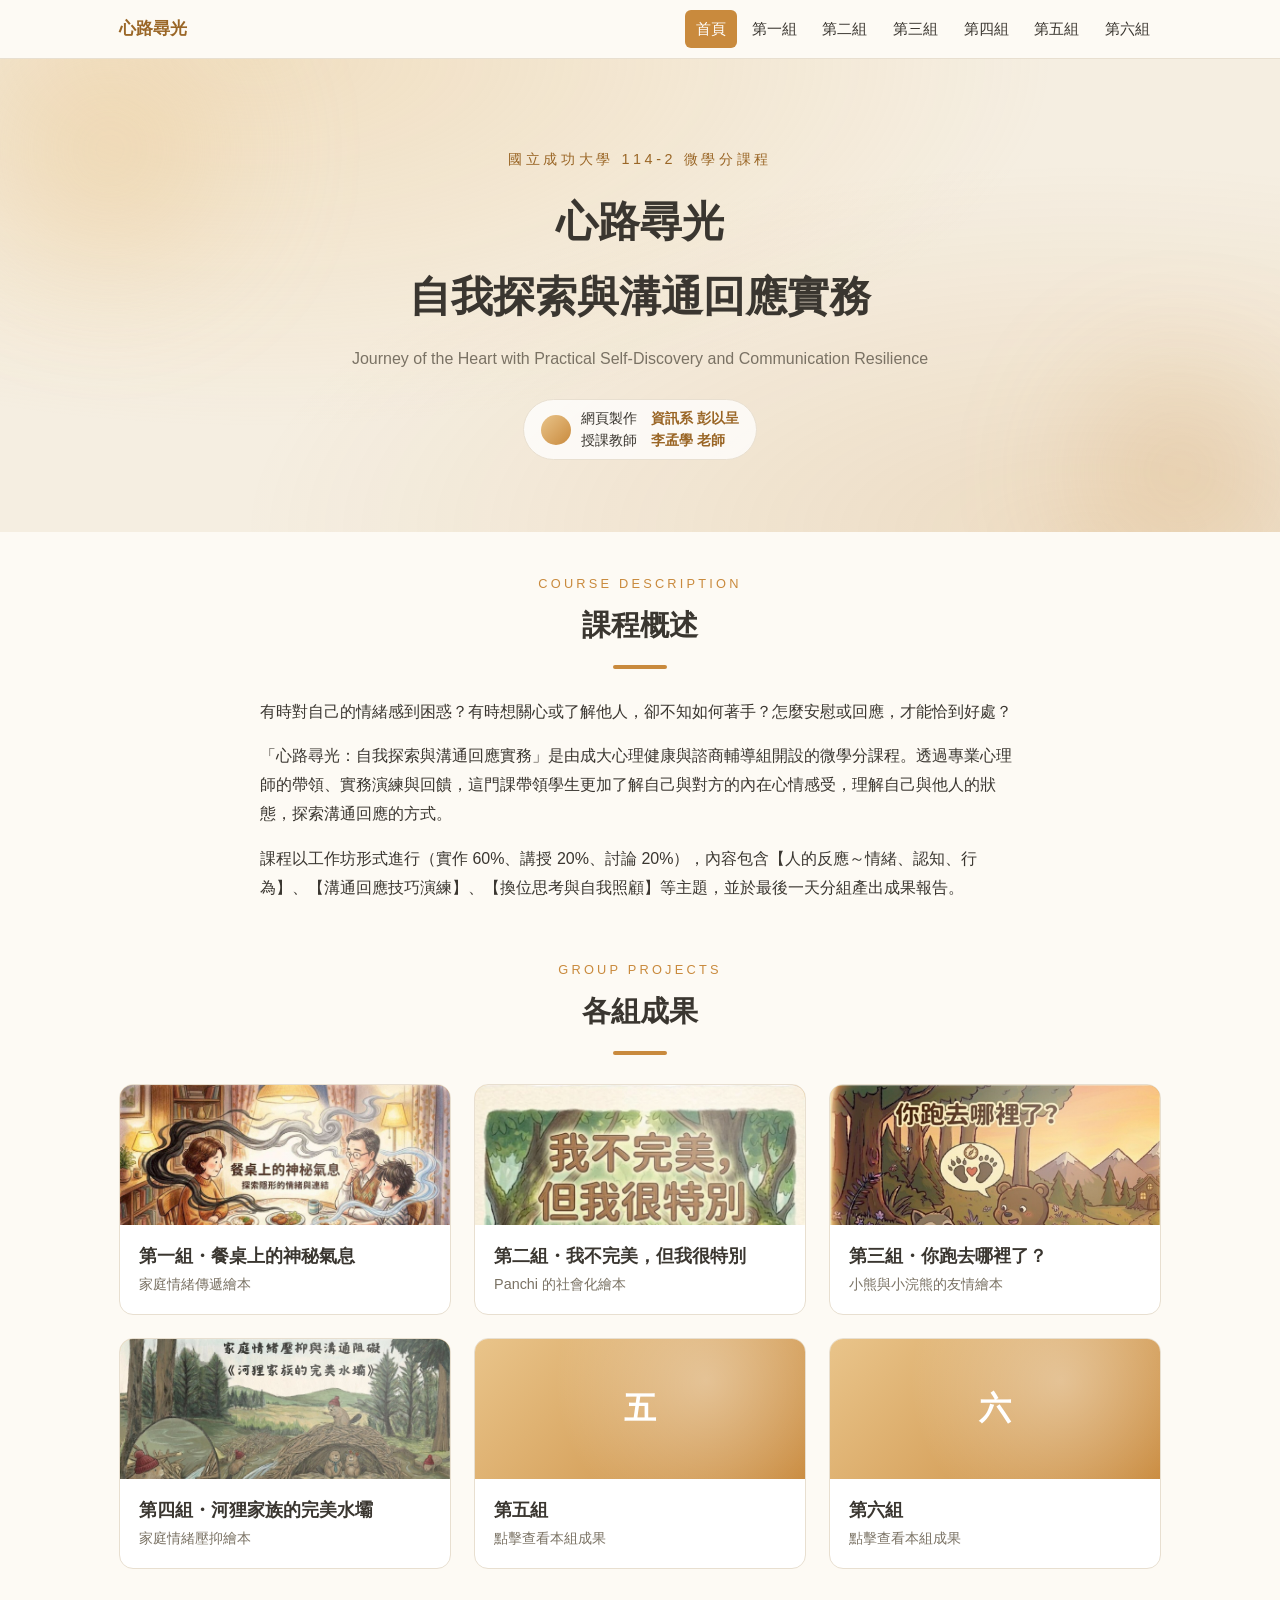
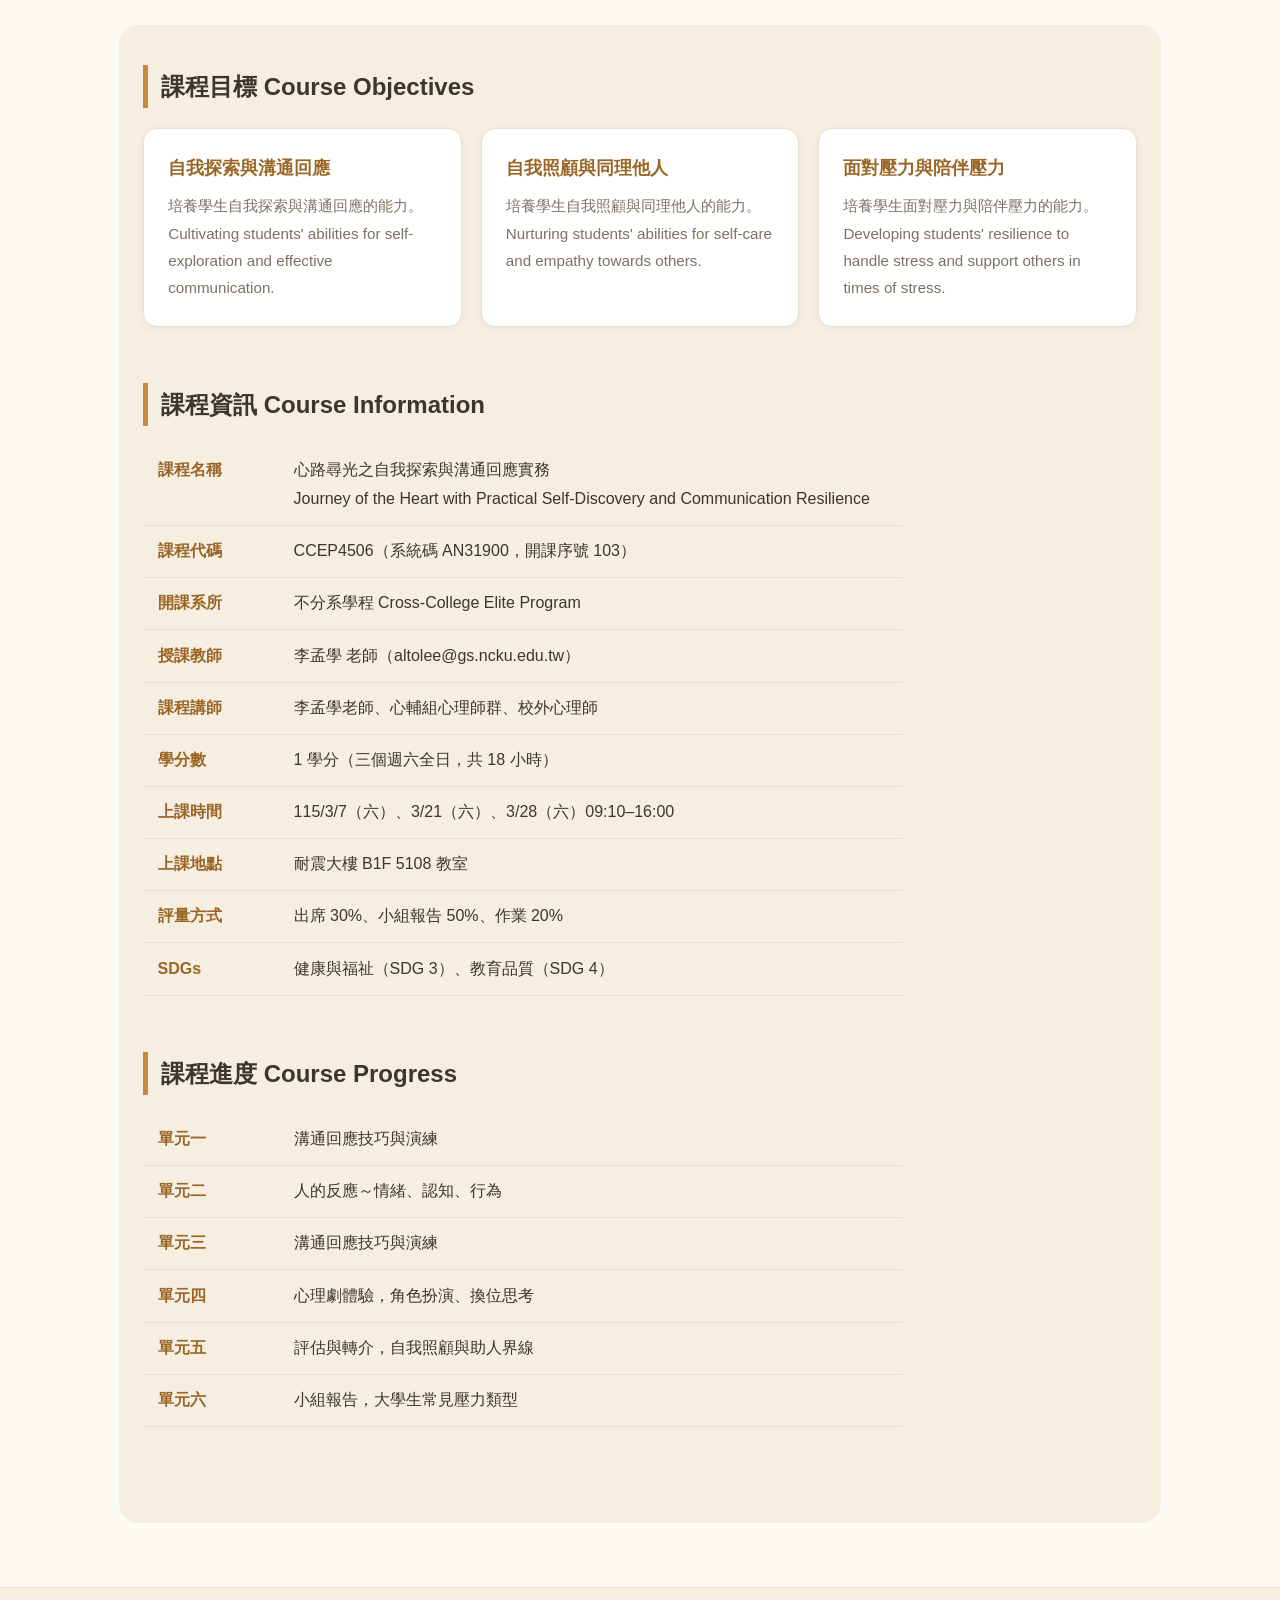
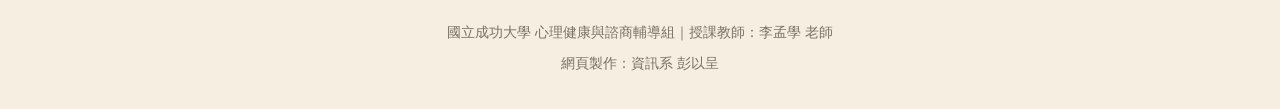
<file: index.html>
<!DOCTYPE html>
<html lang="zh-Hant">
<head>
<meta charset="UTF-8">
<meta name="viewport" content="width=device-width, initial-scale=1">
<title>心路尋光：自我探索與溝通回應實務｜課程成果網站</title>
<link rel="stylesheet" href="style.css">
</head>
<body>

<nav>
  <div class="nav-inner">
    <a class="nav-brand" href="index.html">心路尋光</a>
    <ul class="nav-links">
      <li><a href="index.html" class="active">首頁</a></li>
      <li><a href="group1.html">第一組</a></li>
      <li><a href="group2.html">第二組</a></li>
      <li><a href="group3.html">第三組</a></li>
      <li><a href="group4.html">第四組</a></li>
      <li><a href="group5.html">第五組</a></li>
      <li><a href="group6.html">第六組</a></li>
    </ul>
  </div>
</nav>

<header class="hero home">
  <p class="kicker">國立成功大學 114-2 微學分課程</p>
  <h1>心路尋光<br>自我探索與溝通回應實務</h1>
  <p class="subtitle">Journey of the Heart with Practical Self-Discovery and Communication Resilience</p>
  <div class="author-badge">
    <span class="avatar"></span>
    <span class="author-lines">網頁製作　<b>資訊系 彭以呈</b><br>授課教師　<b>李孟學 老師</b></span>
  </div>
</header>

<main>

<!-- 重點一：課程概述 -->
<section class="reveal">
  <div class="home-section-head">
    <div class="eyebrow">COURSE DESCRIPTION</div>
    <h2>課程概述</h2>
    <div class="rule"></div>
  </div>
  <div class="prose" style="margin:0 auto;">
    <p>有時對自己的情緒感到困惑？有時想關心或了解他人，卻不知如何著手？怎麼安慰或回應，才能恰到好處？</p>
    <p>「心路尋光：自我探索與溝通回應實務」是由成大心理健康與諮商輔導組開設的微學分課程。透過專業心理師的帶領、實務演練與回饋，這門課帶領學生更加了解自己與對方的內在心情感受，理解自己與他人的狀態，探索溝通回應的方式。</p>
    <p>課程以工作坊形式進行（實作 60%、講授 20%、討論 20%），內容包含【人的反應～情緒、認知、行為】、【溝通回應技巧演練】、【換位思考與自我照顧】等主題，並於最後一天分組產出成果報告。</p>
  </div>
</section>

<!-- 重點二：各組成果 -->
<section class="reveal">
  <div class="home-section-head">
    <div class="eyebrow">GROUP PROJECTS</div>
    <h2>各組成果</h2>
    <div class="rule"></div>
  </div>
  <div class="group-grid featured stagger">
    <a class="group-card" href="group1.html">
      <div class="thumb cover"><img loading="lazy" src="booklet/group1/page-01.jpg" alt="第一組繪本封面"></div>
      <div class="body"><h3>第一組・餐桌上的神秘氣息</h3><p>家庭情緒傳遞繪本</p></div>
    </a>
    <a class="group-card" href="group2.html">
      <div class="thumb cover"><img loading="lazy" src="booklet/group2/page-01.jpg" alt="第二組繪本封面"></div>
      <div class="body"><h3>第二組・我不完美，但我很特別</h3><p>Panchi 的社會化繪本</p></div>
    </a>
    <a class="group-card" href="group3.html">
      <div class="thumb cover"><img loading="lazy" src="booklet/group3/page-01.jpg" alt="第三組繪本封面"></div>
      <div class="body"><h3>第三組・你跑去哪裡了？</h3><p>小熊與小浣熊的友情繪本</p></div>
    </a>
    <a class="group-card" href="group4.html">
      <div class="thumb cover"><img loading="lazy" src="booklet/group4/page-01.jpg" alt="第四組繪本封面"></div>
      <div class="body"><h3>第四組・河狸家族的完美水壩</h3><p>家庭情緒壓抑繪本</p></div>
    </a>
    <a class="group-card" href="group5.html">
      <div class="thumb">五</div>
      <div class="body"><h3>第五組</h3><p>點擊查看本組成果</p></div>
    </a>
    <a class="group-card" href="group6.html">
      <div class="thumb">六</div>
      <div class="body"><h3>第六組</h3><p>點擊查看本組成果</p></div>
    </a>
  </div>
</section>

<!-- 次要資訊：課程目標 / 資訊 / 進度 -->
<div class="secondary">

<section class="reveal">
  <h2 class="section-title">課程目標 Course Objectives</h2>
  <div class="cards">
    <div class="card">
      <h3>自我探索與溝通回應</h3>
      <p>培養學生自我探索與溝通回應的能力。<br>Cultivating students' abilities for self-exploration and effective communication.</p>
    </div>
    <div class="card">
      <h3>自我照顧與同理他人</h3>
      <p>培養學生自我照顧與同理他人的能力。<br>Nurturing students' abilities for self-care and empathy towards others.</p>
    </div>
    <div class="card">
      <h3>面對壓力與陪伴壓力</h3>
      <p>培養學生面對壓力與陪伴壓力的能力。<br>Developing students' resilience to handle stress and support others in times of stress.</p>
    </div>
  </div>
</section>

<section class="reveal">
  <h2 class="section-title">課程資訊 Course Information</h2>
  <table class="info-table">
    <tr><th>課程名稱</th><td>心路尋光之自我探索與溝通回應實務<br>Journey of the Heart with Practical Self-Discovery and Communication Resilience</td></tr>
    <tr><th>課程代碼</th><td>CCEP4506（系統碼 AN31900，開課序號 103）</td></tr>
    <tr><th>開課系所</th><td>不分系學程 Cross-College Elite Program</td></tr>
    <tr><th>授課教師</th><td>李孟學 老師（altolee@gs.ncku.edu.tw）</td></tr>
    <tr><th>課程講師</th><td>李孟學老師、心輔組心理師群、校外心理師</td></tr>
    <tr><th>學分數</th><td>1 學分（三個週六全日，共 18 小時）</td></tr>
    <tr><th>上課時間</th><td>115/3/7（六）、3/21（六）、3/28（六）09:10–16:00</td></tr>
    <tr><th>上課地點</th><td>耐震大樓 B1F 5108 教室</td></tr>
    <tr><th>評量方式</th><td>出席 30%、小組報告 50%、作業 20%</td></tr>
    <tr><th>SDGs</th><td>健康與福祉（SDG 3）、教育品質（SDG 4）</td></tr>
  </table>
</section>

<section class="reveal">
  <h2 class="section-title">課程進度 Course Progress</h2>
  <table class="info-table">
    <tr><th>單元一</th><td>溝通回應技巧與演練</td></tr>
    <tr><th>單元二</th><td>人的反應～情緒、認知、行為</td></tr>
    <tr><th>單元三</th><td>溝通回應技巧與演練</td></tr>
    <tr><th>單元四</th><td>心理劇體驗，角色扮演、換位思考</td></tr>
    <tr><th>單元五</th><td>評估與轉介，自我照顧與助人界線</td></tr>
    <tr><th>單元六</th><td>小組報告，大學生常見壓力類型</td></tr>
  </table>
</section>

</div><!-- /.secondary -->

</main>

<footer>
  <div>國立成功大學 心理健康與諮商輔導組｜授課教師：李孟學 老師</div>
  <div class="maker">網頁製作：資訊系 彭以呈</div>
</footer>

<script>
  const io = new IntersectionObserver((entries) => {
    entries.forEach(e => { if (e.isIntersecting) { e.target.classList.add('in'); io.unobserve(e.target); } });
  }, { threshold: 0.12 });
  document.querySelectorAll('.reveal, .stagger').forEach(el => io.observe(el));
</script>

</body>
</html>
</file>
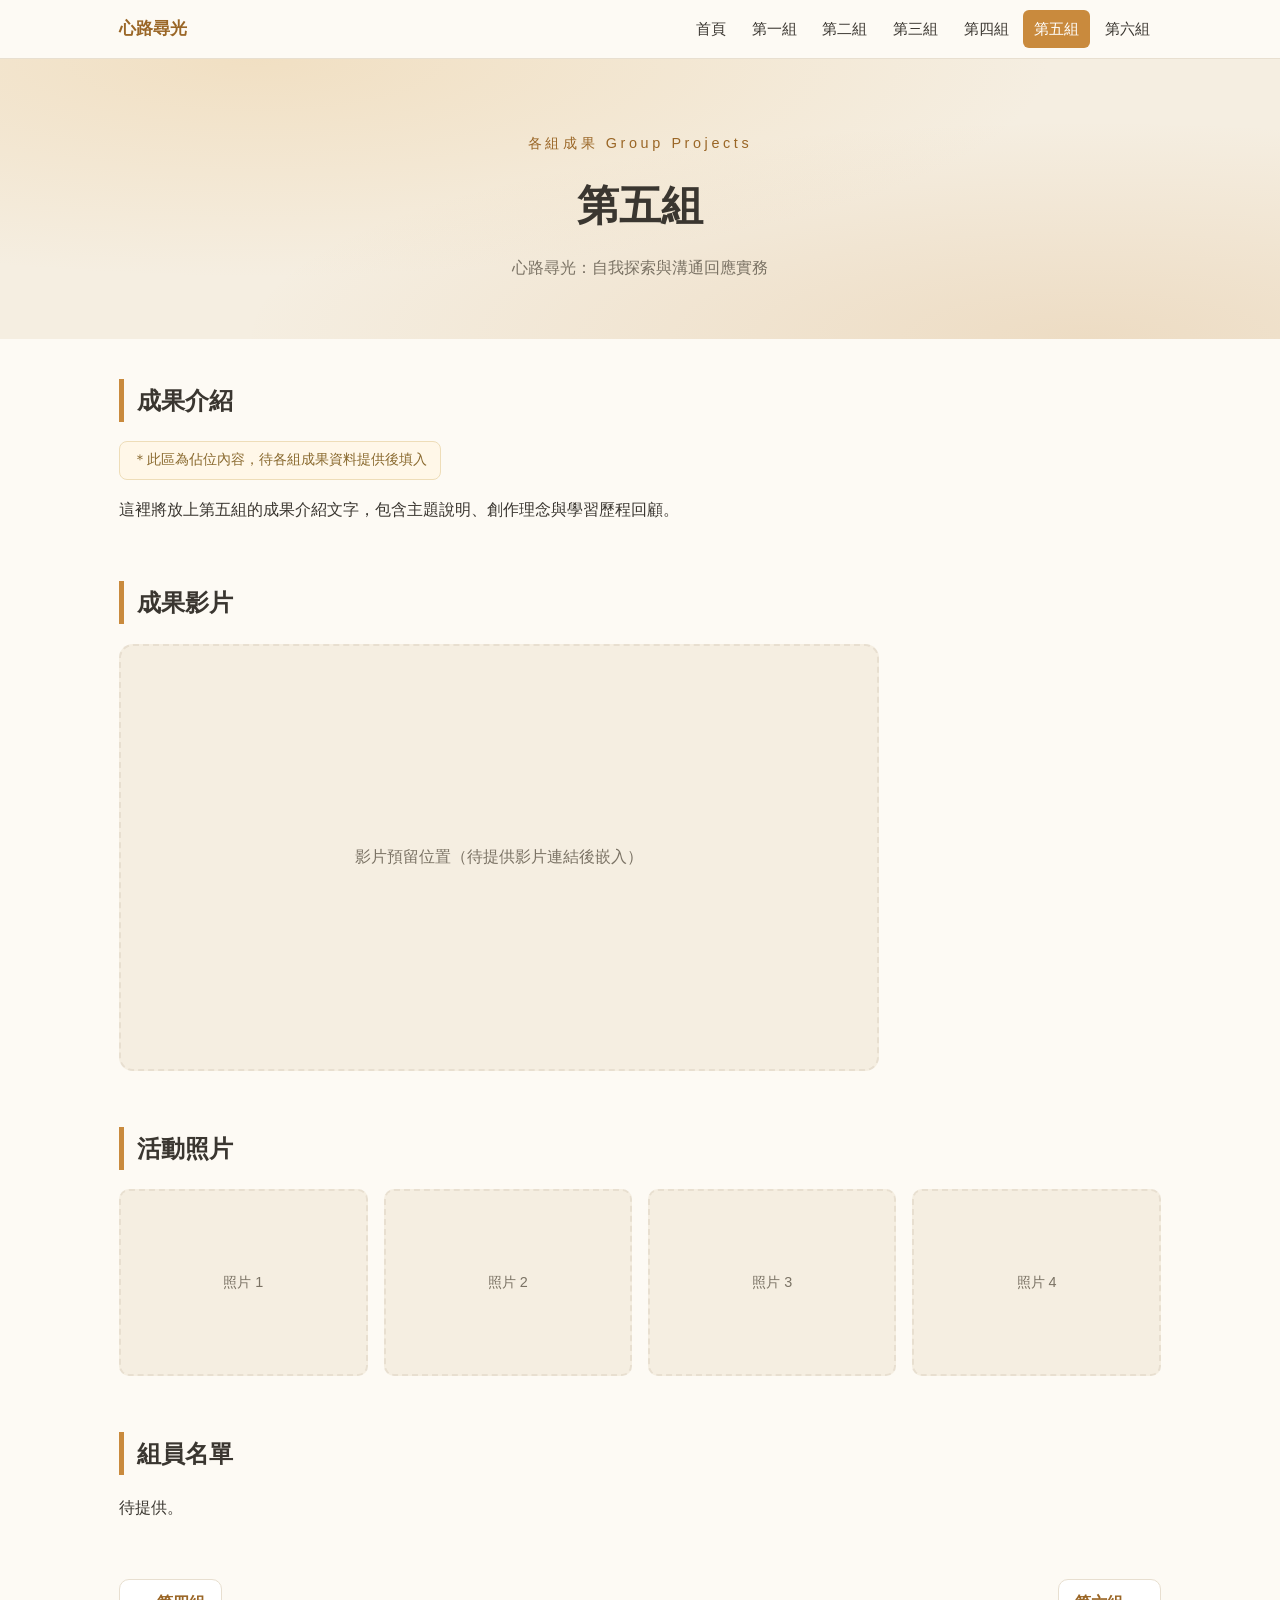
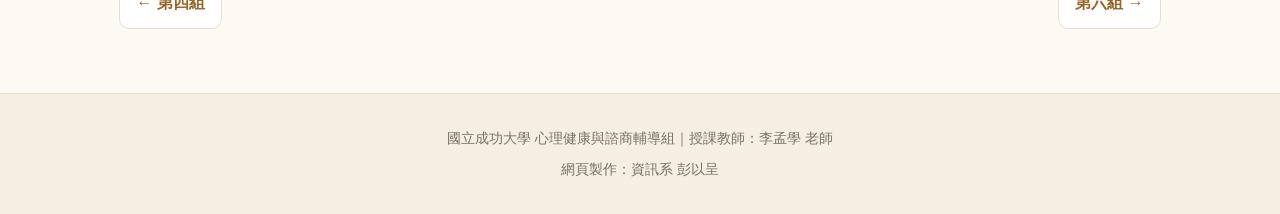
<file: group5.html>
<!DOCTYPE html>
<html lang="zh-Hant">
<head>
<meta charset="UTF-8">
<meta name="viewport" content="width=device-width, initial-scale=1">
<title>第五組成果｜心路尋光：自我探索與溝通回應實務</title>
<link rel="stylesheet" href="style.css">
</head>
<body>

<nav>
  <div class="nav-inner">
    <a class="nav-brand" href="index.html">心路尋光</a>
    <ul class="nav-links"><li><a href="index.html">首頁</a></li><li><a href="group1.html">第一組</a></li><li><a href="group2.html">第二組</a></li><li><a href="group3.html">第三組</a></li><li><a href="group4.html">第四組</a></li><li><a href="group5.html" class="active">第五組</a></li><li><a href="group6.html">第六組</a></li></ul>
  </div>
</nav>

<header class="hero">
  <p class="kicker">各組成果 Group Projects</p>
  <h1>第五組</h1>
  <p class="subtitle">心路尋光：自我探索與溝通回應實務</p>
</header>

<main>

<section>
  <h2 class="section-title">成果介紹</h2>
  <span class="placeholder-note">＊此區為佔位內容，待各組成果資料提供後填入</span>
  <div class="prose">
    <p>這裡將放上第五組的成果介紹文字，包含主題說明、創作理念與學習歷程回顧。</p>
  </div>
</section>

<section>
  <h2 class="section-title">成果影片</h2>
  <div class="video-wrap">影片預留位置（待提供影片連結後嵌入）</div>
</section>

<section>
  <h2 class="section-title">活動照片</h2>
  <div class="photo-grid">
    <div class="photo">照片 1</div>
    <div class="photo">照片 2</div>
    <div class="photo">照片 3</div>
    <div class="photo">照片 4</div>
  </div>
</section>

<section>
  <h2 class="section-title">組員名單</h2>
  <div class="prose"><p>待提供。</p></div>
</section>

<div class="pager">
  <a href="group4.html">← 第四組</a>
  <a href="group6.html">第六組 →</a>
</div>

</main>

<footer>
  <div>國立成功大學 心理健康與諮商輔導組｜授課教師：李孟學 老師</div>
  <div class="maker">網頁製作：資訊系 彭以呈</div>
</footer>

</body>
</html>
</file>
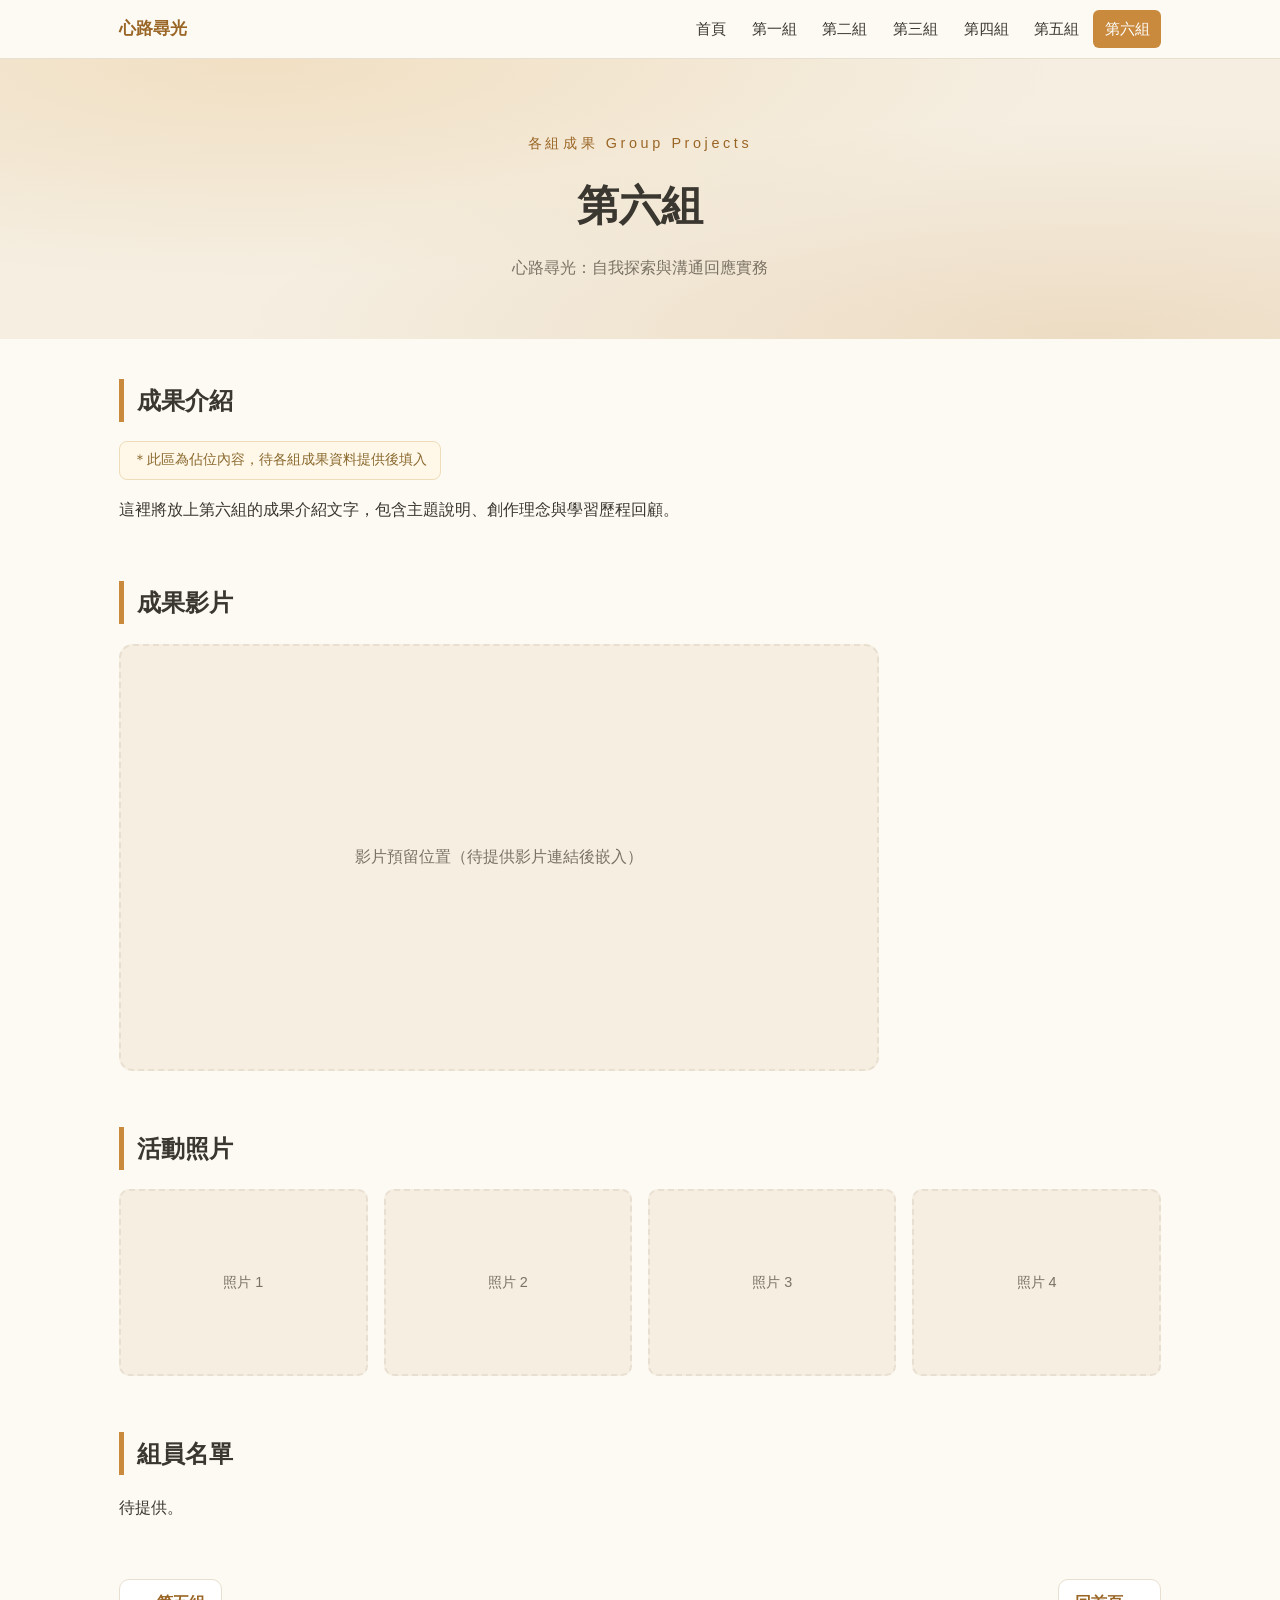
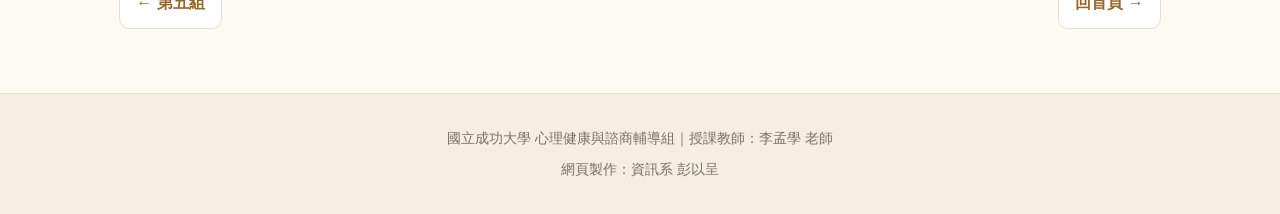
<file: group6.html>
<!DOCTYPE html>
<html lang="zh-Hant">
<head>
<meta charset="UTF-8">
<meta name="viewport" content="width=device-width, initial-scale=1">
<title>第六組成果｜心路尋光：自我探索與溝通回應實務</title>
<link rel="stylesheet" href="style.css">
</head>
<body>

<nav>
  <div class="nav-inner">
    <a class="nav-brand" href="index.html">心路尋光</a>
    <ul class="nav-links"><li><a href="index.html">首頁</a></li><li><a href="group1.html">第一組</a></li><li><a href="group2.html">第二組</a></li><li><a href="group3.html">第三組</a></li><li><a href="group4.html">第四組</a></li><li><a href="group5.html">第五組</a></li><li><a href="group6.html" class="active">第六組</a></li></ul>
  </div>
</nav>

<header class="hero">
  <p class="kicker">各組成果 Group Projects</p>
  <h1>第六組</h1>
  <p class="subtitle">心路尋光：自我探索與溝通回應實務</p>
</header>

<main>

<section>
  <h2 class="section-title">成果介紹</h2>
  <span class="placeholder-note">＊此區為佔位內容，待各組成果資料提供後填入</span>
  <div class="prose">
    <p>這裡將放上第六組的成果介紹文字，包含主題說明、創作理念與學習歷程回顧。</p>
  </div>
</section>

<section>
  <h2 class="section-title">成果影片</h2>
  <div class="video-wrap">影片預留位置（待提供影片連結後嵌入）</div>
</section>

<section>
  <h2 class="section-title">活動照片</h2>
  <div class="photo-grid">
    <div class="photo">照片 1</div>
    <div class="photo">照片 2</div>
    <div class="photo">照片 3</div>
    <div class="photo">照片 4</div>
  </div>
</section>

<section>
  <h2 class="section-title">組員名單</h2>
  <div class="prose"><p>待提供。</p></div>
</section>

<div class="pager">
  <a href="group5.html">← 第五組</a>
  <a href="index.html">回首頁 →</a>
</div>

</main>

<footer>
  <div>國立成功大學 心理健康與諮商輔導組｜授課教師：李孟學 老師</div>
  <div class="maker">網頁製作：資訊系 彭以呈</div>
</footer>

</body>
</html>
</file>
<file: style.css>
/* 心路尋光 課程成果網站 */
:root {
  --bg: #fdfaf4;
  --bg-soft: #f5eee1;
  --ink: #3a3630;
  --ink-light: #7a7264;
  --accent: #c98a3d;
  --accent-deep: #9a6626;
  --card: #ffffff;
  --line: #e8dfd0;
}

* { margin: 0; padding: 0; box-sizing: border-box; }

body {
  font-family: "Noto Sans TC", "PingFang TC", "Microsoft JhengHei", sans-serif;
  background: var(--bg);
  color: var(--ink);
  line-height: 1.8;
}

/* 導覽列 */
nav {
  position: sticky;
  top: 0;
  z-index: 100;
  background: rgba(253, 250, 244, 0.95);
  backdrop-filter: blur(8px);
  border-bottom: 1px solid var(--line);
}
.nav-inner {
  max-width: 1080px;
  margin: 0 auto;
  padding: 0.6rem 1.2rem;
  display: flex;
  align-items: center;
  justify-content: space-between;
  flex-wrap: wrap;
  gap: 0.5rem;
}
.nav-brand {
  font-weight: 700;
  color: var(--accent-deep);
  text-decoration: none;
  font-size: 1.05rem;
}
.nav-links {
  display: flex;
  flex-wrap: wrap;
  gap: 0.2rem;
  list-style: none;
}
.nav-links a {
  display: block;
  padding: 0.35rem 0.7rem;
  color: var(--ink);
  text-decoration: none;
  border-radius: 6px;
  font-size: 0.95rem;
  transition: background 0.2s, color 0.2s;
}
.nav-links a:hover { background: var(--bg-soft); color: var(--accent-deep); }
.nav-links a.active { background: var(--accent); color: #fff; }

/* 頁首橫幅 */
header.hero {
  text-align: center;
  padding: 4.5rem 1.2rem 3.5rem;
  background:
    radial-gradient(ellipse at 20% 0%, rgba(233, 196, 138, 0.35), transparent 55%),
    radial-gradient(ellipse at 85% 100%, rgba(201, 138, 61, 0.18), transparent 55%),
    var(--bg-soft);
}
.hero .kicker {
  letter-spacing: 0.25em;
  color: var(--accent-deep);
  font-size: 0.9rem;
  margin-bottom: 0.8rem;
}
.hero h1 {
  font-size: clamp(1.6rem, 4vw, 2.6rem);
  font-weight: 800;
  margin-bottom: 0.6rem;
}
.hero .subtitle {
  color: var(--ink-light);
  font-size: clamp(0.85rem, 2vw, 1rem);
  max-width: 640px;
  margin: 0 auto;
}

/* 主要內容 */
main {
  max-width: 1080px;
  margin: 0 auto;
  padding: 2.5rem 1.2rem 4rem;
}
section { margin-bottom: 3.5rem; }
h2.section-title {
  font-size: 1.5rem;
  font-weight: 800;
  margin-bottom: 1.2rem;
  padding-left: 0.8rem;
  border-left: 5px solid var(--accent);
}
.prose { max-width: 760px; color: var(--ink); }
.prose p { margin-bottom: 1rem; }

/* 資訊卡片 */
.cards {
  display: grid;
  grid-template-columns: repeat(auto-fit, minmax(240px, 1fr));
  gap: 1.2rem;
}
.card {
  background: var(--card);
  border: 1px solid var(--line);
  border-radius: 14px;
  padding: 1.5rem;
  box-shadow: 0 2px 10px rgba(58, 54, 48, 0.05);
}
.card h3 {
  color: var(--accent-deep);
  margin-bottom: 0.5rem;
  font-size: 1.1rem;
}
.card p { color: var(--ink-light); font-size: 0.95rem; }

/* 各組成果卡片 */
.group-grid {
  display: grid;
  grid-template-columns: repeat(auto-fit, minmax(220px, 1fr));
  gap: 1.2rem;
}
.group-card {
  display: block;
  text-decoration: none;
  background: var(--card);
  border: 1px solid var(--line);
  border-radius: 14px;
  overflow: hidden;
  transition: transform 0.2s, box-shadow 0.2s;
}
.group-card:hover {
  transform: translateY(-4px);
  box-shadow: 0 8px 22px rgba(58, 54, 48, 0.12);
}
.group-card .thumb {
  height: 120px;
  background: linear-gradient(135deg, #e9c48a, #c98a3d);
  display: flex;
  align-items: center;
  justify-content: center;
  color: #fff;
  font-size: 2rem;
  font-weight: 800;
}
.group-card .body { padding: 1rem 1.2rem; }
.group-card .body h3 { color: var(--ink); font-size: 1.1rem; }
.group-card .body p { color: var(--ink-light); font-size: 0.9rem; }

/* 課程資訊表 */
.info-table { width: 100%; border-collapse: collapse; max-width: 760px; }
.info-table th, .info-table td {
  text-align: left;
  padding: 0.7rem 0.9rem;
  border-bottom: 1px solid var(--line);
  vertical-align: top;
}
.info-table th { width: 8.5em; color: var(--accent-deep); white-space: nowrap; }

/* 影片與照片佔位 */
.video-wrap {
  position: relative;
  width: 100%;
  max-width: 760px;
  aspect-ratio: 16 / 9;
  background: var(--bg-soft);
  border: 2px dashed var(--line);
  border-radius: 14px;
  display: flex;
  align-items: center;
  justify-content: center;
  color: var(--ink-light);
}
.video-wrap iframe {
  position: absolute;
  inset: 0;
  width: 100%;
  height: 100%;
  border: 0;
  border-radius: 14px;
}
.photo-grid {
  display: grid;
  grid-template-columns: repeat(auto-fill, minmax(200px, 1fr));
  gap: 1rem;
}
.photo-grid .photo {
  aspect-ratio: 4 / 3;
  background: var(--bg-soft);
  border: 2px dashed var(--line);
  border-radius: 10px;
  display: flex;
  align-items: center;
  justify-content: center;
  color: var(--ink-light);
  font-size: 0.9rem;
  overflow: hidden;
}
.photo-grid .photo img { width: 100%; height: 100%; object-fit: cover; }

.placeholder-note {
  display: inline-block;
  background: #fff7e8;
  border: 1px solid #eeddb8;
  color: #8a6a2f;
  border-radius: 8px;
  padding: 0.4rem 0.8rem;
  font-size: 0.85rem;
  margin-bottom: 1rem;
}

/* 頁尾 */
footer {
  border-top: 1px solid var(--line);
  background: var(--bg-soft);
  text-align: center;
  padding: 2rem 1.2rem;
  color: var(--ink-light);
  font-size: 0.9rem;
}
footer .maker { margin-top: 0.3rem; }

/* 上下組導覽 */
.pager {
  display: flex;
  justify-content: space-between;
  gap: 1rem;
  margin-top: 2.5rem;
}
.pager a {
  color: var(--accent-deep);
  text-decoration: none;
  font-weight: 700;
  padding: 0.6rem 1rem;
  border: 1px solid var(--line);
  border-radius: 10px;
  background: var(--card);
}
.pager a:hover { background: var(--bg-soft); }

/* ===== 進階視覺效果（各組成果頁）===== */

/* 捲動淡入 */
.reveal { opacity: 0; transform: translateY(28px); transition: opacity 0.7s ease, transform 0.7s ease; }
.reveal.in { opacity: 1; transform: none; }

/* 主題色帶 hero（情緒由冷轉暖）*/
header.hero.story {
  background:
    radial-gradient(ellipse at 15% -10%, rgba(120, 140, 180, 0.30), transparent 55%),
    radial-gradient(ellipse at 90% 120%, rgba(233, 196, 138, 0.45), transparent 55%),
    linear-gradient(120deg, #eef1f6 0%, #f5eee1 60%, #f3e2c8 100%);
  position: relative;
  overflow: hidden;
}
header.hero.story .theme-tag {
  display: inline-block;
  margin-top: 1rem;
  padding: 0.3rem 0.9rem;
  border-radius: 999px;
  background: rgba(255,255,255,0.7);
  border: 1px solid var(--line);
  color: var(--accent-deep);
  font-size: 0.85rem;
}

/* 故事時間軸 */
.timeline { position: relative; max-width: 820px; margin: 0 auto; padding-left: 0; }
.timeline::before {
  content: "";
  position: absolute;
  left: 20px;
  top: 8px;
  bottom: 8px;
  width: 3px;
  background: linear-gradient(to bottom, #8a9bbf, #c98a3d);
  border-radius: 3px;
}
.tl-item { position: relative; padding: 0 0 1.8rem 3.4rem; }
.tl-item::before {
  content: "";
  position: absolute;
  left: 12px;
  top: 4px;
  width: 18px;
  height: 18px;
  border-radius: 50%;
  background: var(--card);
  border: 3px solid var(--accent);
  box-shadow: 0 0 0 4px rgba(201,138,61,0.15);
}
.tl-item h3 { color: var(--accent-deep); font-size: 1.15rem; margin-bottom: 0.3rem; }
.tl-item .stage { font-size: 0.8rem; letter-spacing: 0.15em; color: var(--ink-light); }
.tl-item p { color: var(--ink); margin-top: 0.3rem; }

/* 反思提問手風琴 */
.qa { max-width: 820px; margin: 0 auto; }
.qa details {
  background: var(--card);
  border: 1px solid var(--line);
  border-radius: 12px;
  margin-bottom: 0.8rem;
  overflow: hidden;
}
.qa summary {
  cursor: pointer;
  padding: 1rem 1.2rem;
  font-weight: 700;
  color: var(--ink);
  list-style: none;
  display: flex;
  align-items: center;
  gap: 0.6rem;
}
.qa summary::-webkit-details-marker { display: none; }
.qa summary::before {
  content: "?";
  flex: 0 0 auto;
  width: 26px; height: 26px;
  display: grid; place-items: center;
  background: var(--accent); color: #fff;
  border-radius: 50%; font-size: 0.9rem;
}
.qa details[open] summary { color: var(--accent-deep); }
.qa .answer { padding: 0 1.2rem 1.1rem 3.2rem; color: var(--ink-light); }

/* 設計概念小卡 */
.concept-grid { display: grid; grid-template-columns: repeat(auto-fit, minmax(220px,1fr)); gap: 1.2rem; }
.concept { background: var(--card); border: 1px solid var(--line); border-radius: 14px; padding: 1.4rem; }
.concept .ic { font-size: 1.6rem; }
.concept h3 { color: var(--accent-deep); margin: 0.4rem 0; font-size: 1.05rem; }
.concept p { color: var(--ink-light); font-size: 0.92rem; }

/* 團隊名條 */
.members { display: flex; flex-wrap: wrap; gap: 0.6rem; }
.members span {
  background: var(--bg-soft);
  border: 1px solid var(--line);
  border-radius: 999px;
  padding: 0.4rem 1rem;
  font-size: 0.95rem;
  color: var(--ink);
}

/* 金句 */
.pullquote {
  max-width: 760px; margin: 1rem auto;
  font-size: clamp(1.1rem, 2.5vw, 1.5rem);
  font-weight: 700; line-height: 1.7;
  color: var(--accent-deep);
  text-align: center;
  padding: 1.5rem;
  border-top: 2px solid var(--line);
  border-bottom: 2px solid var(--line);
}

/* 尊重使用者的減少動態偏好設定 */
@media (prefers-reduced-motion: reduce) {
  .reveal { opacity: 1; transform: none; transition: none; }
  .group-card { transition: none; }
}

/* ===== 繪本畫廊 + 燈箱 ===== */
.booklet-gallery {
  display: grid;
  grid-template-columns: repeat(auto-fill, minmax(260px, 1fr));
  gap: 1rem;
}
.booklet-gallery figure {
  margin: 0;
  border-radius: 12px;
  overflow: hidden;
  border: 1px solid var(--line);
  background: var(--card);
  cursor: zoom-in;
  transition: transform 0.2s, box-shadow 0.2s;
}
.booklet-gallery figure:hover { transform: translateY(-3px); box-shadow: 0 10px 24px rgba(58,54,48,0.15); }
.booklet-gallery img { width: 100%; height: auto; display: block; }
.booklet-gallery figcaption {
  padding: 0.4rem 0.7rem;
  font-size: 0.8rem;
  color: var(--ink-light);
  border-top: 1px solid var(--line);
}

/* 燈箱 */
.lightbox {
  position: fixed; inset: 0; z-index: 1000;
  background: rgba(28, 24, 20, 0.92);
  display: none; align-items: center; justify-content: center;
  padding: 2vh 1vw;
}
.lightbox.open { display: flex; }
.lightbox img { max-width: 94vw; max-height: 88vh; border-radius: 8px; box-shadow: 0 12px 40px rgba(0,0,0,0.5); }
.lightbox .lb-close, .lightbox .lb-prev, .lightbox .lb-next {
  position: absolute; background: rgba(255,255,255,0.14); color: #fff;
  border: none; cursor: pointer; font-size: 1.6rem;
  width: 52px; height: 52px; border-radius: 50%;
  display: grid; place-items: center; transition: background 0.2s;
}
.lightbox .lb-close:hover, .lightbox .lb-prev:hover, .lightbox .lb-next:hover { background: rgba(255,255,255,0.3); }
.lightbox .lb-close { top: 3vh; right: 3vw; }
.lightbox .lb-prev { left: 2vw; top: 50%; transform: translateY(-50%); }
.lightbox .lb-next { right: 2vw; top: 50%; transform: translateY(-50%); }
.lightbox .lb-counter { position: absolute; bottom: 3vh; left: 50%; transform: translateX(-50%); color: #fff; font-size: 0.9rem; letter-spacing: 0.1em; }

/* 繪本封面大圖 */
.booklet-cover {
  max-width: 900px; margin: 0 auto 2rem; border-radius: 16px; overflow: hidden;
  border: 1px solid var(--line); box-shadow: 0 12px 34px rgba(58,54,48,0.16);
}
.booklet-cover img { width: 100%; display: block; }

/* ===== 首頁美化 ===== */
/* 動態光暈 hero */
header.hero.home {
  position: relative;
  overflow: hidden;
  padding: 5.5rem 1.2rem 4.5rem;
}
header.hero.home::before,
header.hero.home::after {
  content: "";
  position: absolute;
  border-radius: 50%;
  filter: blur(60px);
  opacity: 0.55;
  z-index: 0;
  animation: float 14s ease-in-out infinite;
}
header.hero.home::before {
  width: 340px; height: 340px;
  background: radial-gradient(circle, rgba(233,196,138,0.9), transparent 70%);
  top: -80px; left: -60px;
}
header.hero.home::after {
  width: 300px; height: 300px;
  background: radial-gradient(circle, rgba(201,138,61,0.55), transparent 70%);
  bottom: -90px; right: -50px;
  animation-delay: -7s;
}
@keyframes float {
  0%,100% { transform: translate(0,0) scale(1); }
  50% { transform: translate(30px,-24px) scale(1.08); }
}
header.hero.home > * { position: relative; z-index: 1; }
header.hero.home h1 { animation: rise 0.9s ease both; }
header.hero.home .kicker { animation: rise 0.7s ease both; }
header.hero.home .subtitle { animation: rise 1.1s ease both; }
@keyframes rise { from { opacity:0; transform: translateY(20px);} to {opacity:1; transform:none;} }

/* 作者徽章 */
.author-badge {
  display: inline-flex;
  align-items: center;
  gap: 0.6rem;
  margin-top: 1.6rem;
  padding: 0.5rem 1.1rem;
  background: rgba(255,255,255,0.75);
  border: 1px solid var(--line);
  border-radius: 999px;
  font-size: 0.9rem;
  color: var(--ink);
  animation: rise 1.3s ease both;
}
.author-badge .avatar {
  width: 30px; height: 30px; border-radius: 50%;
  background: linear-gradient(135deg, #e9c48a, #c98a3d);
  color: #fff; display: grid; place-items: center;
  font-weight: 800; font-size: 0.9rem;
}
.author-badge b { color: var(--accent-deep); }

/* 首頁區塊標題置中大氣一點 */
.home-section-head { text-align: center; margin-bottom: 1.8rem; }
.home-section-head .eyebrow { letter-spacing: 0.25em; color: var(--accent); font-size: 0.8rem; }
.home-section-head h2 { font-size: 1.8rem; font-weight: 800; margin-top: 0.3rem; }
.home-section-head .rule { width: 54px; height: 4px; background: var(--accent); border-radius: 4px; margin: 0.8rem auto 0; }

/* 各組卡片：staggered 進場 + 更精緻 */
.group-grid.featured { gap: 1.4rem; }
.group-grid.featured .group-card .thumb {
  height: 140px;
  position: relative;
  background: linear-gradient(135deg, #e9c48a, #c98a3d);
}
.group-grid.featured .group-card .thumb::after {
  content: "";
  position: absolute; inset: 0;
  background: radial-gradient(circle at 70% 30%, rgba(255,255,255,0.35), transparent 60%);
}
.stagger > * { opacity: 0; transform: translateY(24px); transition: opacity .6s ease, transform .6s ease; }
.stagger.in > * { opacity: 1; transform: none; }
.stagger.in > *:nth-child(1){ transition-delay:.05s;}
.stagger.in > *:nth-child(2){ transition-delay:.12s;}
.stagger.in > *:nth-child(3){ transition-delay:.19s;}
.stagger.in > *:nth-child(4){ transition-delay:.26s;}
.stagger.in > *:nth-child(5){ transition-delay:.33s;}
.stagger.in > *:nth-child(6){ transition-delay:.40s;}

/* 次要資訊區塊：淡底分隔 */
.secondary { background: var(--bg-soft); border-radius: 20px; padding: 2.5rem 1.5rem; margin-top: 1rem; }
@media (prefers-reduced-motion: reduce) {
  header.hero.home::before, header.hero.home::after { animation: none; }
  header.hero.home h1, header.hero.home .kicker, header.hero.home .subtitle, .author-badge { animation: none; }
  .stagger > * { opacity: 1; transform: none; }
}

/* 作者徽章：兩行文字對齊 */
.author-badge .author-lines { text-align: left; line-height: 1.5; }

/* 各組成果：固定每排三張（兩排） */
.group-grid.featured { grid-template-columns: repeat(3, 1fr); }
@media (max-width: 760px) { .group-grid.featured { grid-template-columns: 1fr; } }
/* 卡片封面圖 */
.group-card .thumb.cover { padding: 0; overflow: hidden; }
.group-card .thumb.cover img { width: 100%; height: 100%; object-fit: cover; object-position: center top; display: block; }
</file>
